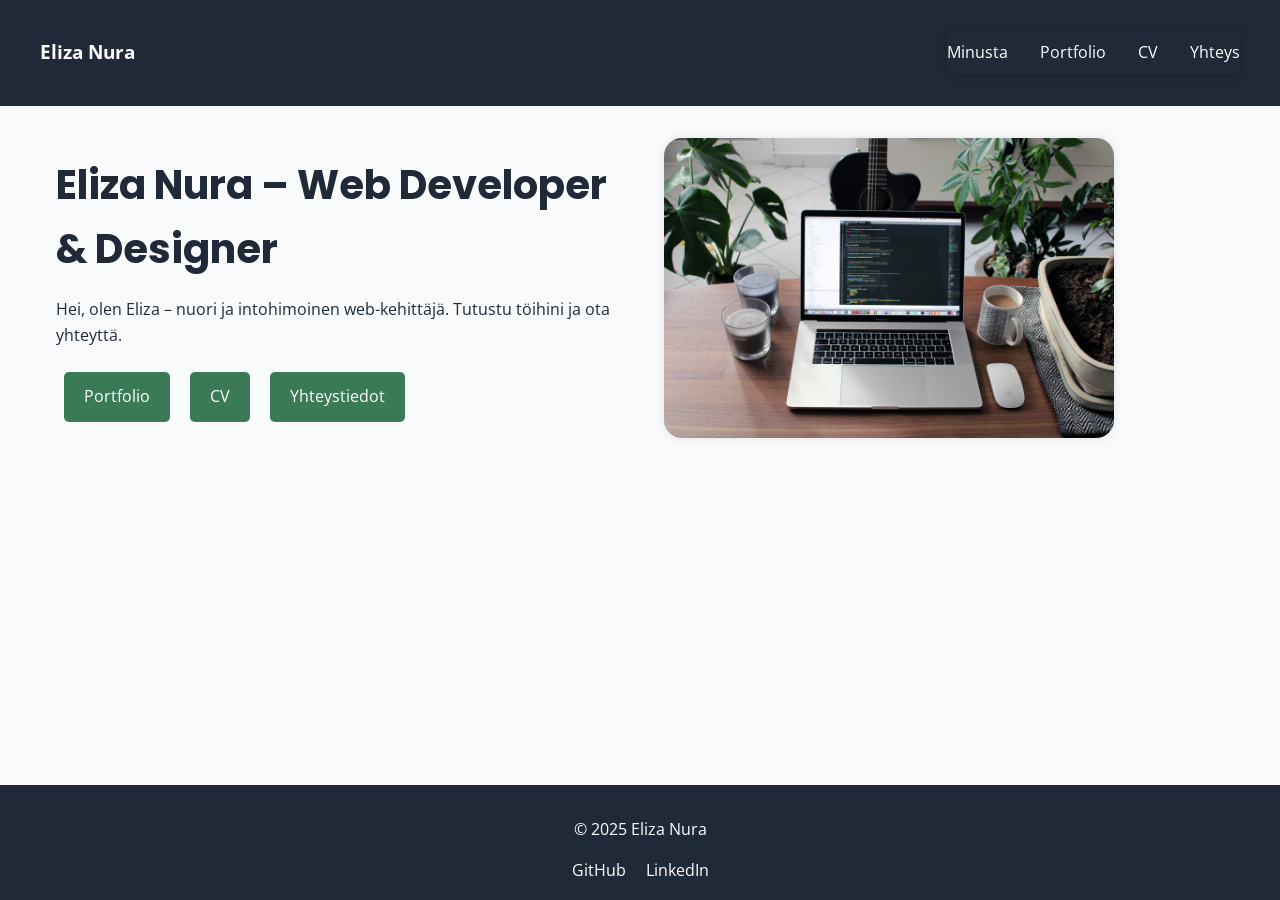
<file: index.html>
<!DOCTYPE html>
<html lang="fi">
<head>
  <meta charset="UTF-8">
  <meta name="viewport" content="width=device-width, initial-scale=1.0">
  <title>Eliza Nura – Web Developer & Designer</title>
  <link rel="stylesheet" href="style.css">
  <link href="https://fonts.googleapis.com/css2?family=Open+Sans&family=Poppins:wght@600&display=swap" rel="stylesheet">
</head>
<body>
  <header>
    <nav class="navbar">
      <div class="logo">Eliza Nura</div>
      <div class="menu-toggle">&#9776;</div>
      <ul class="nav-links">
        <li><a href="about.html">Minusta</a></li>
        <li><a href="portfolio.html">Portfolio</a></li>
        <li><a href="cv.html">CV</a></li>
        <li><a href="contact.html">Yhteys</a></li>
      </ul>
    </nav>
  </header>

  <main>
    <section class="hero">
      <div class="hero-text">
        <h1>Eliza Nura – Web Developer & Designer</h1>
        <p>Hei, olen Eliza – nuori ja intohimoinen web-kehittäjä. Tutustu töihini ja ota yhteyttä.</p>
        <div class="buttons">
          <a href="portfolio.html" class="btn">Portfolio</a>
          <a href="cv.html" class="btn">CV</a>
          <a href="contact.html" class="btn">Yhteystiedot</a>
        </div>
      </div>
      <div class="hero-image">
        <img src="hero.jpg" alt="Developer workspace">
      </div>
    </section>
  </main>

  <footer>
    <p>&copy; 2025 Eliza Nura</p>
    <div class="socials">
      <a href="https://github.com/trileqedestroyer" target="_blank">GitHub</a>
      <a href="https://linkedin.com/in/eliza-nura-8a8288207/" target="_blank">LinkedIn</a>
    </div>
  </footer>

  <script src="script.js"></script>
</body>
</html>
</file>
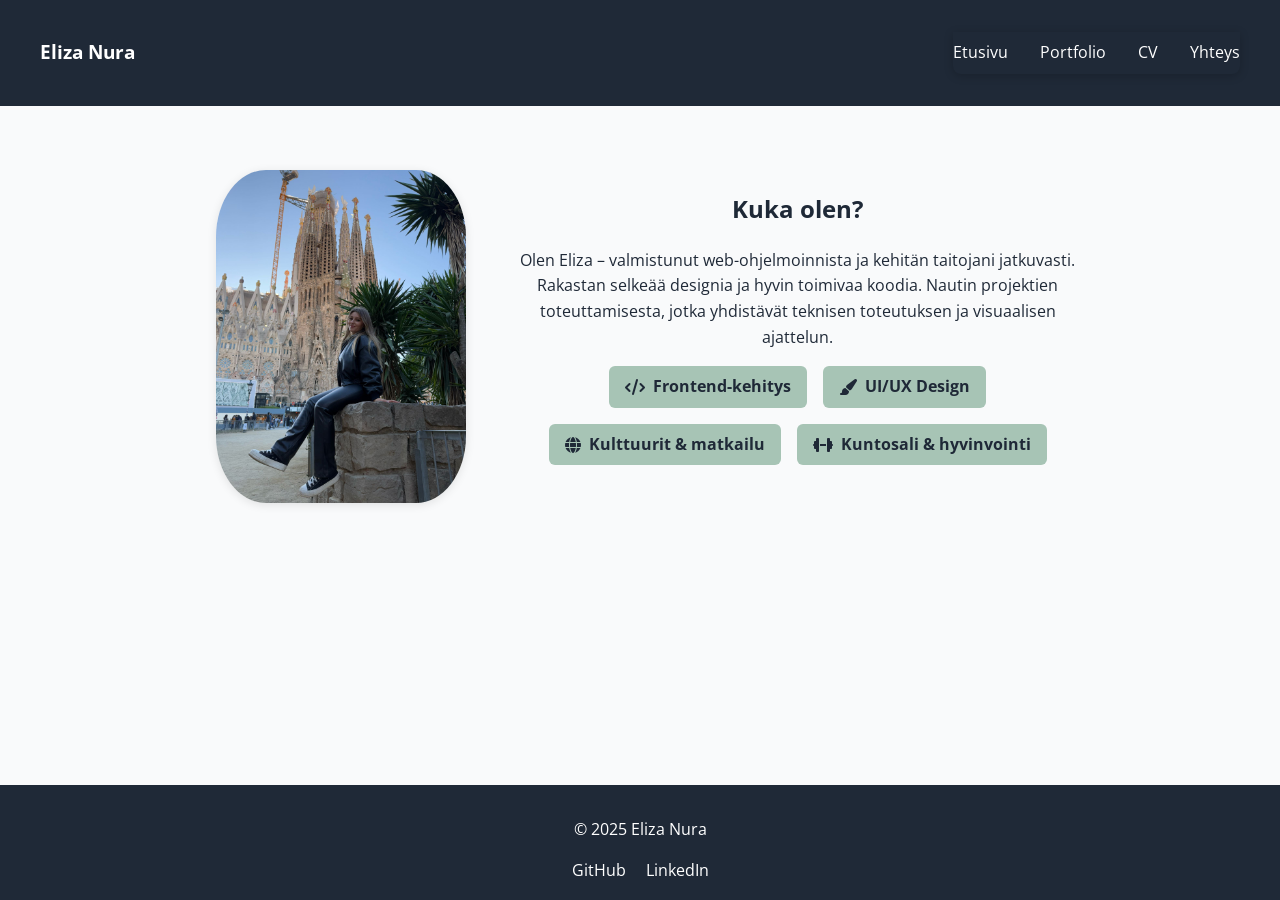
<file: about.html>
<!DOCTYPE html>
<html lang="fi">
<head>
  <meta charset="UTF-8" />
  <meta name="viewport" content="width=device-width, initial-scale=1.0" />
  <title>Kuka olen – Eliza Nura</title>
  <link rel="stylesheet" href="style.css" />
  <link rel="stylesheet" href="https://cdnjs.cloudflare.com/ajax/libs/font-awesome/6.5.0/css/all.min.css" />
  <link href="https://fonts.googleapis.com/css2?family=Open+Sans&family=Poppins:wght@600&display=swap" rel="stylesheet" />
</head>
<body>
  <header>
    <nav class="navbar">
      <div class="logo">Eliza Nura</div>
      <div class="menu-toggle">&#9776;</div>
      <ul class="nav-links">
        <li><a href="index.html">Etusivu</a></li>
        <li><a href="portfolio.html">Portfolio</a></li>
        <li><a href="cv.html">CV</a></li>
        <li><a href="contact.html">Yhteys</a></li>
      </ul>
    </nav>
  </header>

  <main>
    <section class="about-section">
      <div class="about-image">
        <img src="profile.jpg" alt="Eliza Nura" />
      </div>
      <div class="about-text">
        <h1>Kuka olen?</h1>
        <p>Olen Eliza – valmistunut web-ohjelmoinnista ja kehitän taitojani jatkuvasti. Rakastan selkeää designia ja hyvin toimivaa koodia. Nautin projektien toteuttamisesta, jotka yhdistävät teknisen toteutuksen ja visuaalisen ajattelun.</p>
        <div class="interests">
          <div><i class="fas fa-code"></i> Frontend-kehitys</div>
          <div><i class="fas fa-paint-brush"></i> UI/UX Design</div>
          <div><i class="fas fa-globe"></i> Kulttuurit & matkailu</div>
          <div><i class="fas fa-dumbbell"></i> Kuntosali & hyvinvointi</div>
        </div>
      </div>
    </section>
  </main>

  <footer>
    <p>&copy; 2025 Eliza Nura</p>
    <div class="socials">
      <a href="https://github.com/trileqedestroyer" target="_blank">GitHub</a>
      <a href="https://linkedin.com/in/eliza-nura-8a8288207/" target="_blank">LinkedIn</a>
    </div>
  </footer>
  <script src="script.js"></script>
</body>
</html>
</file>
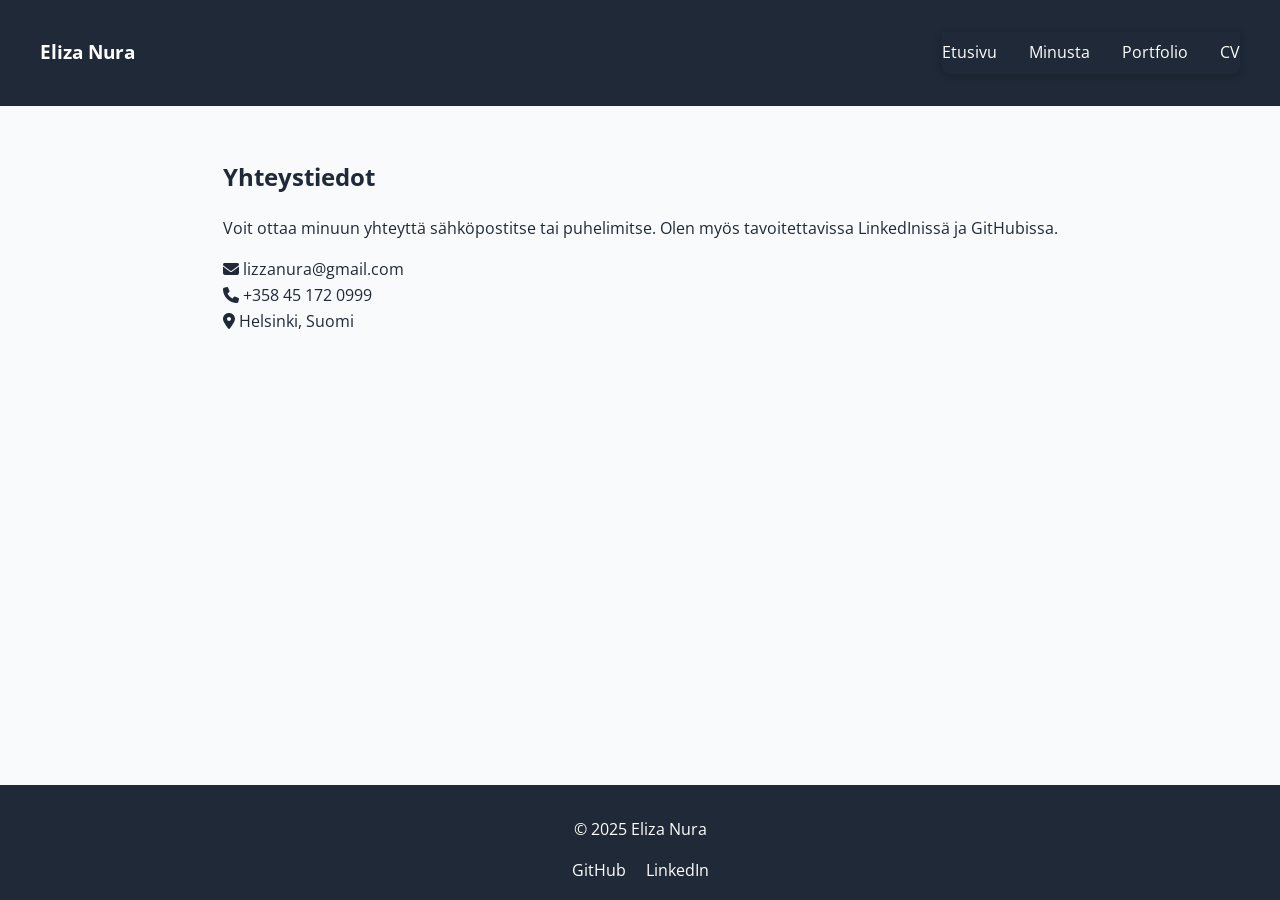
<file: contact.html>
<!DOCTYPE html>
<html lang="fi">
<head>
  <meta charset="UTF-8">
  <meta name="viewport" content="width=device-width, initial-scale=1.0">
  <title>Yhteystiedot – Eliza Nura</title>
  <link rel="stylesheet" href="style.css">
  <link href="https://fonts.googleapis.com/css2?family=Open+Sans&family=Poppins:wght@600&display=swap" rel="stylesheet">
  <link rel="stylesheet" href="https://cdnjs.cloudflare.com/ajax/libs/font-awesome/6.5.0/css/all.min.css">
</head>
<body>
  <header>
    <nav class="navbar">
      <div class="logo">Eliza Nura</div>
      <div class="menu-toggle">&#9776;</div>
      <ul class="nav-links">
        <li><a href="index.html">Etusivu</a></li>
        <li><a href="about.html">Minusta</a></li>
        <li><a href="portfolio.html">Portfolio</a></li>
        <li><a href="cv.html">CV</a></li>
      </ul>
    </nav>
  </header>

  <main>
    <section class="content">
      <h1>Yhteystiedot</h1>
      <p>Voit ottaa minuun yhteyttä sähköpostitse tai puhelimitse. Olen myös tavoitettavissa LinkedInissä ja GitHubissa.</p>
      <ul class="contact-info">
        <li><i class="fas fa-envelope"></i> lizzanura@gmail.com</li>
        <li><i class="fas fa-phone"></i> +358 45 172 0999</li>
        <li><i class="fas fa-location-dot"></i> Helsinki, Suomi</li>
      </ul>
      
    </section>
  </main>

  <footer>
    <p>&copy; 2025 Eliza Nura</p>
    <div class="socials">
      <a href="https://github.com/trileqedestroyer" target="_blank">GitHub</a>
      <a href="https://linkedin.com/in/eliza-nura-8a8288207/" target="_blank">LinkedIn</a>
    </div>
  </footer>

  <script src="script.js"></script>
</body>
</html>
</file>
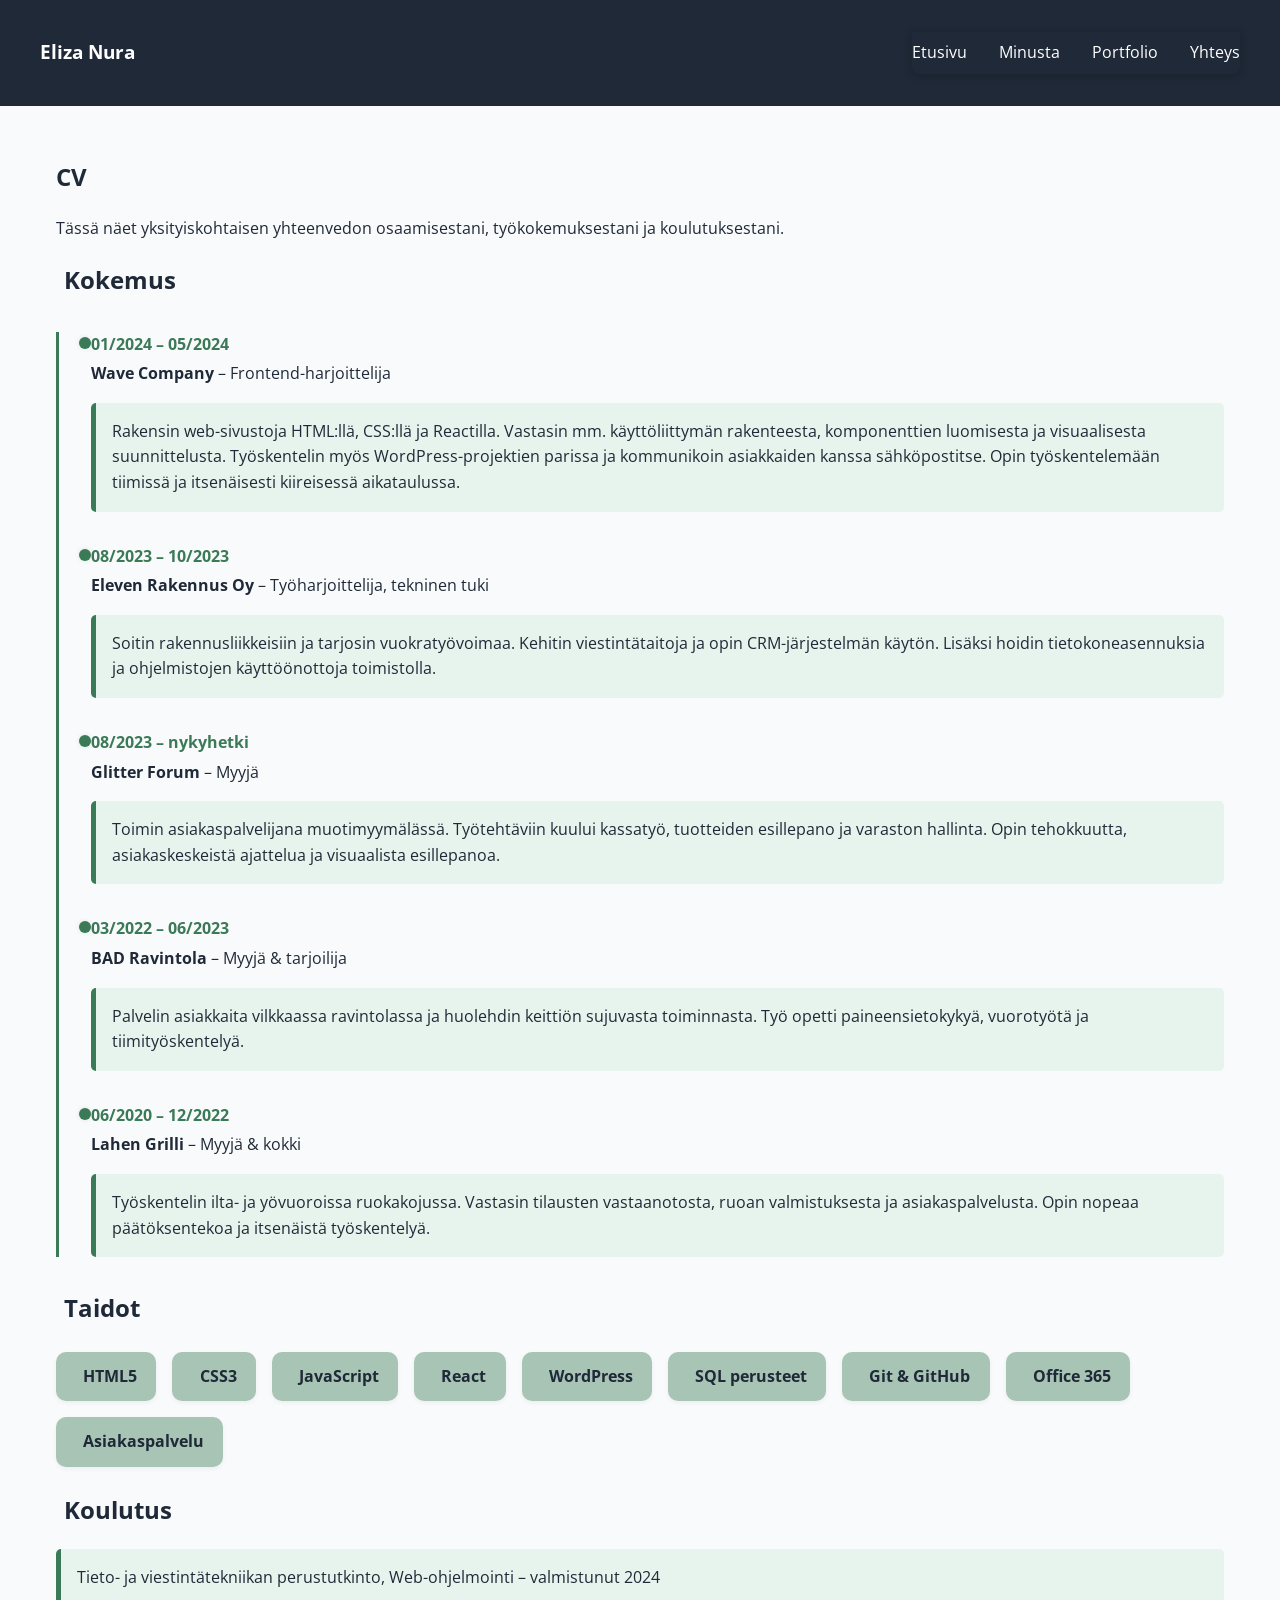
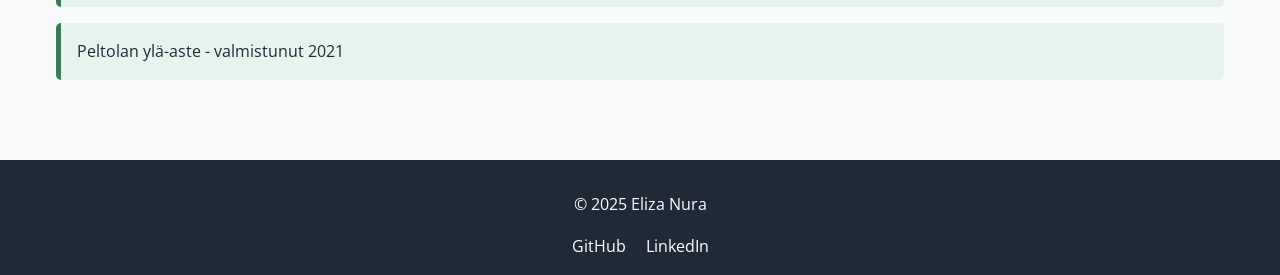
<file: cv.html>
<!DOCTYPE html>
<html lang="fi">
<head>
  <meta charset="UTF-8">
  <meta name="viewport" content="width=device-width, initial-scale=1.0">
  <title>CV – Eliza Nura</title>
  <link rel="stylesheet" href="style.css">
  <link href="https://fonts.googleapis.com/css2?family=Open+Sans&family=Poppins:wght@600&display=swap" rel="stylesheet">
</head>
<body class="cv-page">
<header>
  <nav class="navbar">
    <div class="logo">Eliza Nura</div>
    <div class="menu-toggle">&#9776;</div>
    <ul class="nav-links">
      <li><a href="index.html">Etusivu</a></li>
      <li><a href="about.html">Minusta</a></li>
      <li><a href="portfolio.html">Portfolio</a></li>
      <li><a href="contact.html">Yhteys</a></li>
    </ul>
  </nav>
</header>
<main>
    <section class="content">
      <h1>CV</h1>
      <p>Tässä näet yksityiskohtaisen yhteenvedon osaamisestani, työkokemuksestani ja koulutuksestani.</p>
  
      <h2><i class="fas fa-briefcase"></i> Kokemus</h2>
      <div class="timeline">
        <div class="timeline-item">
          <span>01/2024 – 05/2024</span>
          <strong>Wave Company</strong> – Frontend-harjoittelija  
          <p>Rakensin web-sivustoja HTML:llä, CSS:llä ja Reactilla. Vastasin mm. käyttöliittymän rakenteesta, komponenttien luomisesta ja visuaalisesta suunnittelusta. Työskentelin myös WordPress-projektien parissa ja kommunikoin asiakkaiden kanssa sähköpostitse. Opin työskentelemään tiimissä ja itsenäisesti kiireisessä aikataulussa.</p>
        </div>
  
        <div class="timeline-item">
          <span>08/2023 – 10/2023</span>
          <strong>Eleven Rakennus Oy</strong> – Työharjoittelija, tekninen tuki  
          <p>Soitin rakennusliikkeisiin ja tarjosin vuokratyövoimaa. Kehitin viestintätaitoja ja opin CRM-järjestelmän käytön. Lisäksi hoidin tietokoneasennuksia ja ohjelmistojen käyttöönottoja toimistolla.</p>
        </div>
  
        <div class="timeline-item">
          <span>08/2023 – nykyhetki</span>
          <strong>Glitter Forum</strong> – Myyjä  
          <p>Toimin asiakaspalvelijana muotimyymälässä. Työtehtäviin kuului kassatyö, tuotteiden esillepano ja varaston hallinta. Opin tehokkuutta, asiakaskeskeistä ajattelua ja visuaalista esillepanoa.</p>
        </div>
  
        <div class="timeline-item">
          <span>03/2022 – 06/2023</span>
          <strong>BAD Ravintola</strong> – Myyjä & tarjoilija  
          <p>Palvelin asiakkaita vilkkaassa ravintolassa ja huolehdin keittiön sujuvasta toiminnasta. Työ opetti paineensietokykyä, vuorotyötä ja tiimityöskentelyä.</p>
        </div>
  
        <div class="timeline-item">
          <span>06/2020 – 12/2022</span>
          <strong>Lahen Grilli</strong> – Myyjä & kokki  
          <p>Työskentelin ilta- ja yövuoroissa ruokakojussa. Vastasin tilausten vastaanotosta, ruoan valmistuksesta ja asiakaspalvelusta. Opin nopeaa päätöksentekoa ja itsenäistä työskentelyä.</p>
        </div>
      </div>
  
      <h2><i class="fas fa-code"></i> Taidot</h2>
      <ul class="skills">
        <li><i class="fab fa-html5"></i> HTML5</li>
        <li><i class="fab fa-css3-alt"></i> CSS3</li>
        <li><i class="fab fa-js"></i> JavaScript</li>
        <li><i class="fab fa-react"></i> React</li>
        <li><i class="fab fa-wordpress"></i> WordPress</li>
        <li><i class="fas fa-database"></i> SQL perusteet</li>
        <li><i class="fab fa-git-alt"></i> Git & GitHub</li>
        <li><i class="fas fa-envelope"></i> Office 365</li>
        <li><i class="fas fa-users"></i> Asiakaspalvelu</li>
      </ul>
  
      <h2><i class="fas fa-graduation-cap"></i> Koulutus</h2>
      <p>Tieto- ja viestintätekniikan perustutkinto, Web-ohjelmointi – valmistunut 2024</p>
        <div><p>Peltolan ylä-aste - valmistunut 2021</p></div>
      </section>
    </main>
  <footer>
    <p>&copy; 2025 Eliza Nura</p>
    <div class="socials">
      <a href="https://github.com/trileqedestroyer" target="_blank">GitHub</a>
      <a href="https://linkedin.com/in/eliza-nura-8a8288207/" target="_blank">LinkedIn</a>
    </div>
  </footer>

  <script src="script.js"></script>
</body>
</html>
</file>
<file: style.css>
:root {
    --primary-color: #1F2937;
    --background-color: #F9FAFB;
    --accent-color: #3B7A57;
    --secondary-color: #A7C4B5;
    --text-color: #1F2937;
    --white: #ffffff;
  }
  
  html, body {
    height: 100%;
    margin: 0;
    display: flex;
    flex-direction: column;
  }
  
  main {
    flex: 1;
  }
  
  * {
    box-sizing: border-box;
  }
  
  body {
    margin: 0;
    font-family: 'Open Sans', sans-serif;
    background-color: var(--background-color);
    color: var(--text-color);
    line-height: 1.6;
  }
  
  header {
    background-color: var(--primary-color);
    color: var(--white);
    padding: 1rem;
    position: sticky;
    top: 0;
    z-index: 1000;
  }
  
  .navbar {
    display: flex;
    justify-content: space-between;
    align-items: center;
    max-width: 1200px;
    margin: auto;
  }
  
  .logo {
    font-weight: bold;
    font-size: 1.2rem;
  }
  
  .nav-links {
    display: none;
    flex-direction: column;
    background: var(--primary-color);
    position: absolute;
    top: 60px;
    right: 0;
    width: 200px;
    padding: 1rem;
    list-style: none;
    box-shadow: 0 2px 10px rgba(0, 0, 0, 0.2);
    border-radius: 0 0 8px 8px;
  }
  
  .nav-links li {
    margin: 0.5rem 0;
  }
  
  .nav-links a {
    color: white;
    text-decoration: none;
    font-size: 1rem;
    padding: 0.5rem 0;
    display: block;
    transition: all 0.3s ease;
  }
  
  .nav-links a:hover {
    background-color: var(--secondary-color);
    color: var(--primary-color);
    padding-left: 0.75rem;
    border-radius: 5px;
  }
  
  .menu-toggle {
    font-size: 1.5rem;
    cursor: pointer;
    display: block;
    color: white;
  }
  
  
  main {
    max-width: 1200px;
    margin: auto;
    padding: 2rem 1rem;
  }
  
  .hero {
    display: flex;
    flex-direction: column;
    align-items: center;
    text-align: center;
    gap: 1rem;
  }
  
  .hero-text h1 {
    font-family: 'Poppins', sans-serif;
    font-size: 2rem;
    margin: 0;
  }
  
  .hero-image img {
    width: 100%;
    max-width: 450px;
    border-radius: 18px;
    box-shadow: 0 0 10px rgba(0,0,0,0.1);
  }
  
  .btn {
    background-color: var(--accent-color);
    color: var(--white);
    padding: 0.75rem 1.25rem;
    text-decoration: none;
    margin: 0.5rem;
    display: inline-block;
    border-radius: 5px;
    transition: background-color 0.3s;
  }
  
  .btn:hover {
    background-color: var(--secondary-color);
  }
  
  footer {
    background-color: var(--primary-color);
    color: var(--white);
    text-align: center;
    padding: 1rem;
    margin-top: 2rem;
  }
  
  .socials a {
    margin: 0 0.5rem;
    color: var(--white);
    text-decoration: none;
  }
  
  .content {
    text-align: center;
  }
  
  .contact-info {
    list-style: none;
    padding-left: 0;
  }
  
  .projects {
    display: flex;
    flex-direction: column;
    gap: 2rem;
    margin-top: 2rem;
  }
  
  .project-card {
    background: white;
    border: 1px solid var(--secondary-color);
    padding: 1rem;
    border-radius: 8px;
    box-shadow: 0 2px 6px rgba(0, 0, 0, 0.05);
  }
  
  .project-card img {
    max-width: 100%;
    height: auto;
    border-radius: 4px;
  }
  
  /* TABLET: min-width 768px */
  @media (min-width: 768px) {
    .nav-links {
      display: flex !important;
      position: static;
      flex-direction: row;
      background: var(--primary-color);
      width: auto;
      padding: 0;
      gap: 2rem; /* Tämä lisää väliä linkkien väliin */
    }
  
    .nav-links li {
      margin: 0;
    }
  
    .menu-toggle {
      display: none;
    }
  
    .hero {
      flex-direction: row;
      justify-content: space-between;
      text-align: left;
    }
  
    .hero-text {
      flex: 1;
      padding-right: 2rem;
    }
  
    .hero-image {
      flex: 1;
    }
  
    .projects {
      flex-direction: row;
      flex-wrap: wrap;
      justify-content: space-between;
    }
  
    .project-card {
      width: 48%;
    }
  }
  

/* VAIN CV-SIVULLE TARKOITETUT TYYLIT */
.cv-page .timeline {
    border-left: 3px solid var(--accent-color);
    padding-left: 2rem;
    margin: 2rem 0;
    position: relative;
  }
  
  .cv-page .timeline-item {
    margin-bottom: 2rem;
    position: relative;
  }
  
  .cv-page .timeline-item::before {
    content: '';
    position: absolute;
    left: -12px;
    top: 5px;
    width: 12px;
    height: 12px;
    background-color: var(--accent-color);
    border-radius: 50%;
    box-shadow: 0 0 5px rgba(0,0,0,0.1);
  }
  
  .cv-page .timeline-item span {
    font-weight: bold;
    color: var(--accent-color);
    display: block;
    margin-bottom: 4px;
  }
  
  .cv-page .skills {
    display: flex;
    flex-wrap: wrap;
    gap: 1rem;
    list-style: none;
    padding-left: 0;
    margin: 1.5rem 0;
  }
  
  .cv-page .skills li {
    background: var(--secondary-color);
    padding: 0.75rem 1.2rem;
    border-radius: 10px;
    font-weight: bold;
    display: flex;
    align-items: center;
    gap: 0.5rem;
    color: var(--primary-color);
    box-shadow: 0 2px 5px rgba(0,0,0,0.05);
    transition: transform 0.2s ease, background 0.3s ease;
  }
  
  .cv-page .skills li:hover {
    background: var(--accent-color);
    color: white;
    transform: scale(1.05);
  }
  
  .cv-page .content h2 i {
    color: var(--accent-color);
    margin-right: 0.5rem;
  }
  
  .cv-page .content p:last-of-type {
    background-color: #e7f4ed;
    padding: 1rem;
    border-left: 5px solid var(--accent-color);
    margin-top: 1rem;
    border-radius: 5px;
  }

  /* VAIN about-SIVULLE TARKOITETUT TYYLIT */

  .about-section {
    display: flex;
    flex-direction: column;
    align-items: center;
    gap: 2rem;
    margin-top: 2rem;
  }
  
  .about-image img {
    max-width: 250px;
    border-radius: 20%;
    box-shadow: 0 2px 10px rgba(0, 0, 0, 0.1);
  }
  
  .about-text {
    max-width: 600px;
    text-align: center;
  }
  
  .interests {
    display: flex;
    flex-wrap: wrap;
    gap: 1rem;
    justify-content: center;
    margin-top: 1rem;
  }
  
  .interests div {
    background: var(--secondary-color);
    padding: 0.5rem 1rem;
    border-radius: 6px;
    display: flex;
    align-items: center;
    gap: 0.5rem;
    color: var(--primary-color);
    font-weight: bold;
  }
  
  /* TABLET & DESKTOP: split layout */
  @media (min-width: 768px) {
    .about-section {
      flex-direction: row;
      align-items: flex-start;
      text-align: left;
    }
  
    .about-text {
      flex: 2;
    }
  
    .about-image {
      flex: 1;
      display: flex;
      justify-content: center;
    }
  }
  
  
  
  /* DESKTOP: min-width 1024px */
  @media (min-width: 1024px) {
    .hero-text h1 {
      font-size: 2.5rem;
    }
  
    .project-card {
      width: 30%;
    }
  
    .content {
      text-align: left;
    }
  }
</file>
